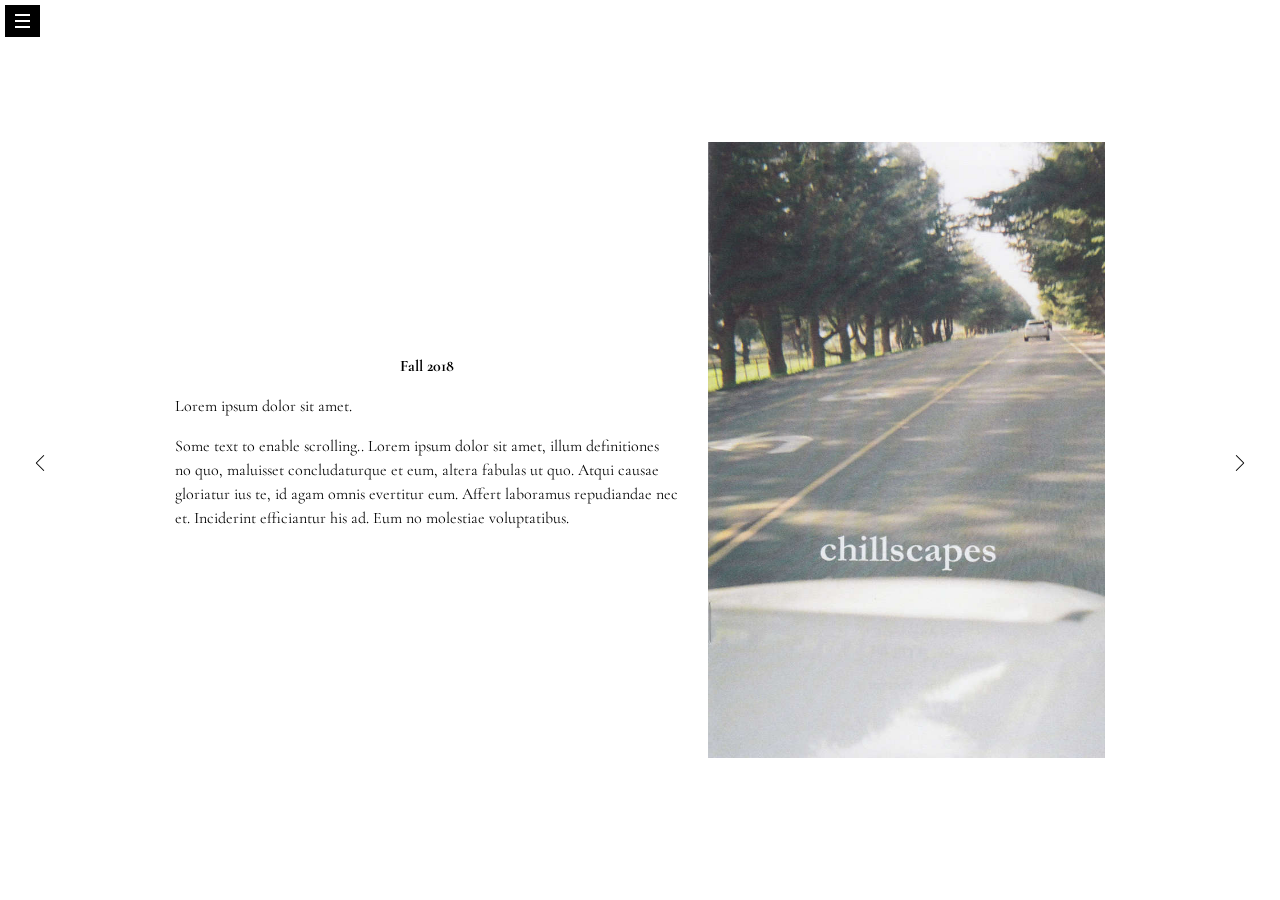
<file: chillscapes.html>
<!DOCTYPE html>
<html lang="en">

<head>
  <meta charset="UTF-8">
  <meta name="viewport" content="width=device-width, initial-scale=1.0">
  <meta http-equiv="X-UA-Compatible" content="ie=edge">
  <title>Chillscapes</title>
  <link href="https://fonts.googleapis.com/css?family=Cormorant+Garamond:400,700,800|Special+Elite" rel="stylesheet">
  <link href="https://maxcdn.bootstrapcdn.com/font-awesome/4.7.0/css/font-awesome.min.css" rel="stylesheet" integrity="sha384-wvfXpqpZZVQGK6TAh5PVlGOfQNHSoD2xbE+QkPxCAFlNEevoEH3Sl0sibVcOQVnN" crossorigin="anonymous">
  <!-- Latest compiled and minified CSS -->
  <link rel="stylesheet" href="https://maxcdn.bootstrapcdn.com/bootstrap/4.0.0/css/bootstrap.min.css" integrity="sha384-Gn5384xqQ1aoWXA+058RXPxPg6fy4IWvTNh0E263XmFcJlSAwiGgFAW/dAiS6JXm" crossorigin="anonymous">
  <link rel="stylesheet" type="text/css" href="css/jquery.fullPage.css" />
  <link rel="stylesheet" href="css/style.css">
</head>

<body>
  <div id="mySidenav" class="sidenav">
    <img src="img/logo.png" alt="" class="img-fluid mx-auto d-block">
    <br>
    <!--    <a href="#" id="closebtn">&times;</a>-->
    <a data-menuanchor="go-home" href="index.html#go-home">Home</a>
    <a data-menuanchor="go-about" href="index.html#go-about">About</a>
    <a data-menuanchor="zines" href="index.html#zines">Zines</a>
    <a data-menuanchor="shop" href="index.html#shop">Shop</a>
    <a data-menuanchor="go-contact" href="index.html#go-contact">Contact</a>
    <div class="social">
      <a href="mailto:example@example.com" target="_top" class="fb" title="Email">
        <i class="fa fa-envelope fa-2x"></i>
      </a>
      <a href="#" class="fb" title="Tumblr">
        <i class="fa fa-tumblr-square fa-2x"></i>
      </a>
      <a href="#" class="fb" title="Facebook">
        <i class="fa fa-facebook fa-2x"></i>
      </a>
      <a href="#" class="fb" title="Pinterest">
        <i class="fa fa-pinterest fa-2x"></i>
      </a>
      <a href="#" class="fb" title="Instagram">
        <i class="fa fa-instagram fa-2x"></i>
      </a>
    </div>
  </div>

  <!-- Use any element to open the sidenav -->
  <!-- <span id="openbtn">
      <i class="fa fa-bars"></i>
    </span> -->
  <div id="openbtn">
    <div class="bar1"></div>
    <div class="bar2"></div>
    <div class="bar3"></div>
  </div>

  <div id="fullpage">

    <!-- ************************************** 
            *************** chillscapes ***************
             ************************************** -->
    <div class="section" id="chillscapes-zine" data-anchor="chillscapes">
      <div class="slide" id="slide1">
        <div class="container-fluid">
          <div class="row justify-content-center align-items-center">
            <div class="col-md-5">
              <p class="text-center">
                <strong>Fall 2018</strong>
              </p>
              <p>Lorem ipsum dolor sit amet.</p>
              <p>Some text to enable scrolling.. Lorem ipsum dolor sit amet, illum definitiones no quo, maluisset concludaturque et eum, altera fabulas ut quo. Atqui causae gloriatur ius te, id agam omnis evertitur eum. Affert laboramus repudiandae nec et. Inciderint efficiantur his ad. Eum no molestiae voluptatibus.</p>
            </div>
            <div class="col-md-4 hide-mobile">
              <img src="./img/chillscapes/cover.jpeg" alt="" class="img-fluid mx-auto d-block">
            </div>
          </div>
        </div>
      </div>
      <div class="slide" id="slide2">
        <div class="container-fluid ">
          <div class="row justify-content-center align-items-center">
            <div class="col-md-5  ">
              <img src="./img/chillscapes/1.jpg" alt="" class="img-fluid mx-auto d-block margin-b">
            </div>
            <div class="col-md-5">
              <img src="./img/chillscapes/2.jpg" alt="" class="img-fluid mx-auto d-block">
            </div>
          </div>
        </div>
      </div>
      <div class="slide" id="slide3">
        <div class="container-fluid ">
          <div class="row justify-content-center align-items-center">
            <div class="col-md-5  ">
              <img src="./img/chillscapes/3.jpg" alt="" class="img-fluid mx-auto d-block margin-b">
            </div>
            <div class="col-md-5">
              <img src="./img/chillscapes/4.jpg" alt="" class="img-fluid mx-auto d-block">
            </div>
          </div>
        </div>
      </div>
      <div class="slide" id="slide4">
        <div class="container-fluid ">
          <div class="row justify-content-center align-items-center">
            <div class="col-md-5  ">
              <img src="./img/chillscapes/5.jpg" alt="" class="img-fluid mx-auto d-block margin-b">
            </div>
            <div class="col-md-5">
              <img src="./img/chillscapes/6.jpg" alt="" class="img-fluid mx-auto d-block">
            </div>
          </div>
        </div>
      </div>
      <div class="slide" id="slide5">
        <div class="container-fluid ">
          <div class="row justify-content-center align-items-center">
            <div class="col-md-5  ">
              <img src="./img/chillscapes/7.jpg" alt="" class="img-fluid mx-auto d-block margin-b">
            </div>
            <div class="col-md-5">
              <img src="./img/chillscapes/8.jpg" alt="" class="img-fluid mx-auto d-block">
            </div>
          </div>
        </div>
      </div>
      <div class="slide" id="slide6">
        <div class="container-fluid ">
          <div class="row justify-content-center align-items-center align-content-center">
            <div class="col-md-5  ">
              <img src="./img/chillscapes/9.jpg" alt="" class="img-fluid mx-auto d-block margin-b">
            </div>
            <div class="col-md-5">
              <img src="./img/chillscapes/10.jpg" alt="" class="img-fluid mx-auto d-block">
            </div>
          </div>
        </div>
      </div>
      <div class="slide" id="slide7">
        <div class="container-fluid ">
          <div class="row justify-content-center align-items-center">
            <div class="col-md-5  ">
              <img src="./img/chillscapes/11.jpg" alt="" class="img-fluid mx-auto d-block margin-b">
            </div>
            <div class="col-md-5">
              <img src="./img/chillscapes/12.jpg" alt="" class="img-fluid mx-auto d-block">
            </div>
          </div>
        </div>
      </div>
      <div class="slide" id="slide8">
        <div class="container-fluid ">
          <div class="row justify-content-center align-items-center">
            <div class="col-md-4 col-10">
              <img src="./img/chillscapes/back.jpeg" alt="" class="img-fluid mx-auto d-block">
            </div>
          </div>
        </div>
      </div>
      <div class="num"></div>
    </div>


  </div>

  <script src="https://cdnjs.cloudflare.com/ajax/libs/jquery/3.1.0/jquery.min.js"></script>
  <script type="text/javascript" src="js/jquery.fullPage.js"></script>
  <!-- Latest compiled JavaScript -->
  <script src="https://maxcdn.bootstrapcdn.com/bootstrap/3.3.7/js/bootstrap.min.js"></script>
  <script src="js/script.js"></script>
</body>

</html>
</file>
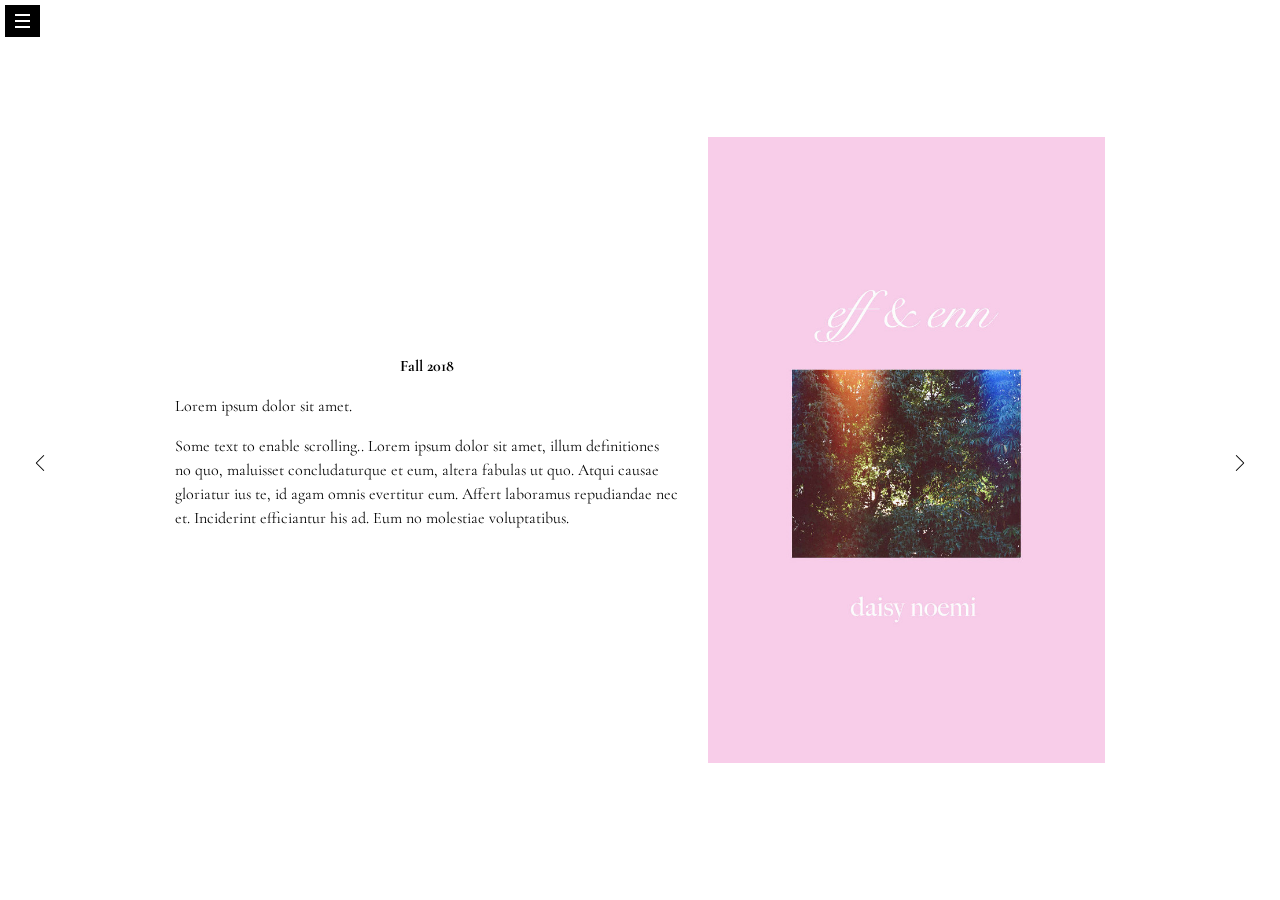
<file: eff-enn.html>
<!DOCTYPE html>
<html lang="en">

<head>
  <meta charset="UTF-8">
  <meta name="viewport" content="width=device-width, initial-scale=1.0">
  <meta http-equiv="X-UA-Compatible" content="ie=edge">
  <title>Eff &amp; Enn</title>
  <link href="https://fonts.googleapis.com/css?family=Cormorant+Garamond:400,700,800|Special+Elite" rel="stylesheet">
  <link href="https://maxcdn.bootstrapcdn.com/font-awesome/4.7.0/css/font-awesome.min.css" rel="stylesheet" integrity="sha384-wvfXpqpZZVQGK6TAh5PVlGOfQNHSoD2xbE+QkPxCAFlNEevoEH3Sl0sibVcOQVnN" crossorigin="anonymous">
  <!-- Latest compiled and minified CSS -->
  <link rel="stylesheet" href="https://maxcdn.bootstrapcdn.com/bootstrap/4.0.0/css/bootstrap.min.css" integrity="sha384-Gn5384xqQ1aoWXA+058RXPxPg6fy4IWvTNh0E263XmFcJlSAwiGgFAW/dAiS6JXm" crossorigin="anonymous">
  <link rel="stylesheet" type="text/css" href="css/jquery.fullPage.css" />
  <link rel="stylesheet" href="css/style.css">
</head>

<body>
  <div id="mySidenav" class="sidenav">
    <img src="img/logo.png" alt="" class="img-fluid mx-auto d-block">
    <br>
    <!--    <a href="#" id="closebtn">&times;</a>-->
    <a data-menuanchor="go-home" href="index.html#go-home">Home</a>
    <a data-menuanchor="go-about" href="index.html#go-about">About</a>
    <a data-menuanchor="zines" href="index.html#zines">Zines</a>
    <a data-menuanchor="shop" href="index.html#shop">Shop</a>
    <a data-menuanchor="go-contact" href="index.html#go-contact">Contact</a>
    <div class="social">
      <a href="mailto:example@example.com" target="_top" class="fb" title="Email">
        <i class="fa fa-envelope fa-2x"></i>
      </a>
      <a href="#" class="fb" title="Tumblr">
        <i class="fa fa-tumblr-square fa-2x"></i>
      </a>
      <a href="#" class="fb" title="Facebook">
        <i class="fa fa-facebook fa-2x"></i>
      </a>
      <a href="#" class="fb" title="Pinterest">
        <i class="fa fa-pinterest fa-2x"></i>
      </a>
      <a href="#" class="fb" title="Instagram">
        <i class="fa fa-instagram fa-2x"></i>
      </a>
    </div>
  </div>

  <!-- Use any element to open the sidenav -->
  <!-- <span id="openbtn">
      <i class="fa fa-bars"></i>
    </span> -->
  <div id="openbtn">
    <div class="bar1"></div>
    <div class="bar2"></div>
    <div class="bar3"></div>
  </div>

  <div id="fullpage">
    <!-- ************************************** 
        ***************** eff enn *****************
         ************************************** -->
    <div class="section" id="eff-enn-zine" data-anchor="eff-enn">
      <div class="slide" id="fn">
        <div class="container-fluid">
          <div class="row justify-content-center align-items-center">
            <div class="col-md-5">
              <p class="text-center">
                <strong>Fall 2018</strong>
              </p>
              <p>Lorem ipsum dolor sit amet.</p>
              <p>Some text to enable scrolling.. Lorem ipsum dolor sit amet, illum definitiones no quo, maluisset concludaturque et eum, altera fabulas ut quo. Atqui causae gloriatur ius te, id agam omnis evertitur eum. Affert laboramus repudiandae nec et. Inciderint efficiantur his ad. Eum no molestiae voluptatibus.</p>
            </div>
            <div class="col-md-4  hide-mobile">
              <img src="./img/eff-enn/cover.jpg" alt="" class="img-fluid mx-auto d-block">
            </div>
          </div>
        </div>
      </div>
      <div class="slide" id="fn1">
        <div class="container-fluid">
          <div class="row justify-content-center align-items-center">
            <div class="col-md-6 ">
              <img src="./img/eff-enn/1.jpg" alt="" class="img-fluid mx-auto d-block margin-b">
            </div>
            <div class="col-md-4">
              <img src="./img/eff-enn/2.jpg" alt="" class="img-fluid mx-auto d-block portrait">
            </div>
          </div>
        </div>
      </div>
      <div class="slide" id="fn2">
        <div class="container-fluid">
          <div class="row justify-content-center align-items-center">
            <div class="col-md-5 ">
              <img src="./img/eff-enn/3.jpg" alt="" class="img-fluid mx-auto d-block margin-b">
            </div>
            <div class="col-md-5">
              <img src="./img/eff-enn/4.jpg" alt="" class="img-fluid mx-auto d-block">
            </div>
          </div>
        </div>
      </div>
      <div class="slide" id="fn3">
        <div class="container-fluid">
          <div class="row justify-content-center align-items-center">
            <div class="col-md-4 ">
              <img src="./img/eff-enn/5.jpg" alt="" class="img-fluid mx-auto d-block margin-b portrait">
            </div>
            <div class="col-md-6 ">
              <img src="./img/eff-enn/6.jpg" alt="" class="img-fluid mx-auto d-block">
            </div>
          </div>
        </div>
      </div>
      <div class="slide" id="fn4">
        <div class="container-fluid">
          <div class="row justify-content-center align-items-center">
            <div class="col-md-5 ">
              <img src="./img/eff-enn/7.jpg" alt="" class="img-fluid mx-auto d-block margin-b">
            </div>
            <div class="col-md-5">
              <img src="./img/eff-enn/8.jpg" alt="" class="img-fluid mx-auto d-block">
            </div>
          </div>
        </div>
      </div>
      <div class="slide" id="fn5">
        <div class="container-fluid">
          <div class="row justify-content-center align-items-center">
            <div class="col-md-5 ">
              <img src="./img/eff-enn/9.jpg" alt="" class="img-fluid mx-auto d-block margin-b">
            </div>
            <div class="col-md-5">
              <img src="./img/eff-enn/10.jpg" alt="" class="img-fluid mx-auto d-block">
            </div>
          </div>
        </div>
      </div>
      <div class="slide" id="fn6">
        <div class="container-fluid">
          <div class="row justify-content-center align-items-center">
            <div class="col-md-5 ">
              <img src="./img/eff-enn/11.jpg" alt="" class="img-fluid mx-auto d-block margin-b">
            </div>
            <div class="col-md-5">
              <img src="./img/eff-enn/12.jpg" alt="" class="img-fluid mx-auto d-block">
            </div>
          </div>
        </div>
      </div>
      <div class="slide" id="fn7">
        <div class="container-fluid">
          <div class="row justify-content-center align-items-center">
            <div class="col-md-5 ">
              <img src="./img/eff-enn/13.jpg" alt="" class="img-fluid mx-auto d-block margin-b">
            </div>
            <div class="col-md-5">
              <img src="./img/eff-enn/14.jpg" alt="" class="img-fluid mx-auto d-block">
            </div>
          </div>
        </div>
      </div>
      <div class="slide" id="fn8">
        <div class="container-fluid">
          <div class="row justify-content-center align-items-center">
            <div class="col-md-5 ">
              <img src="./img/eff-enn/15.jpg" alt="" class="img-fluid mx-auto d-block margin-b">
            </div>
            <div class="col-md-5">
              <img src="./img/eff-enn/16.jpg" alt="" class="img-fluid mx-auto d-block">
            </div>
          </div>
        </div>
      </div>
      <div class="slide" id="fn9">
        <div class="container-fluid">
          <div class="row justify-content-center align-items-center">
            <div class="col-md-5 ">
              <img src="./img/eff-enn/17.jpg" alt="" class="img-fluid mx-auto d-block margin-b">
            </div>
            <div class="col-md-5">
              <img src="./img/eff-enn/18.jpg" alt="" class="img-fluid mx-auto d-block">
            </div>
          </div>
        </div>
      </div>
      <div class="slide" id="fn10">
        <div class="container-fluid">
          <div class="row justify-content-center align-items-center">
            <div class="col-md-5 ">
              <img src="./img/eff-enn/19.jpg" alt="" class="img-fluid mx-auto d-block margin-b">
            </div>
            <div class="col-md-5">
              <img src="./img/eff-enn/20.jpg" alt="" class="img-fluid mx-auto d-block">
            </div>
          </div>
        </div>
      </div>
      <div class="slide" id="fn11">
        <div class="container-fluid">
          <div class="row justify-content-center align-items-center">
            <div class="col-md-5 ">
              <img src="./img/eff-enn/21.jpg" alt="" class="img-fluid mx-auto d-block margin-b">
            </div>
            <div class="col-md-5">
              <img src="./img/eff-enn/22.jpg" alt="" class="img-fluid mx-auto d-block">
            </div>
          </div>
        </div>
      </div>
      <div class="slide" id="fn12">
        <div class="container-fluid">
          <div class="row justify-content-center align-items-center">
            <div class="col-md-4 ">
              <img src="./img/eff-enn/23.jpg" alt="" class="img-fluid mx-auto d-block margin-b portrait">
            </div>
            <div class="col-md-6">
              <img src="./img/eff-enn/24.jpg" alt="" class="img-fluid mx-auto d-block">
            </div>
          </div>
        </div>
      </div>
      <div class="slide" id="fn13">
        <div class="container-fluid">
          <div class="row justify-content-center align-items-center">
            <div class="col-md-6 ">
              <img src="./img/eff-enn/25.jpg" alt="" class="img-fluid mx-auto d-block margin-b">
            </div>
            <div class="col-md-4">
              <img src="./img/eff-enn/26.jpg" alt="" class="img-fluid mx-auto d-block portrait">
            </div>
          </div>
        </div>
      </div>
      <div class="slide" id="fn14">
        <div class="container-fluid">
          <div class="row justify-content-center align-items-center">
            <div class="col-md-5 ">
              <img src="./img/eff-enn/28.jpg" alt="" class="img-fluid mx-auto d-block margin-b">
            </div>
            <div class="col-md-5">
              <img src="./img/eff-enn/29.jpg" alt="" class="img-fluid mx-auto d-block">
            </div>
          </div>
        </div>
      </div>
      <div class="slide" id="fn15">
        <div class="container-fluid">
          <div class="row justify-content-center align-items-center">
            <div class="col-md-5 ">
              <img src="./img/eff-enn/30.jpg" alt="" class="img-fluid mx-auto d-block margin-b">
            </div>
            <div class="col-md-5">
              <img src="./img/eff-enn/31.jpg" alt="" class="img-fluid mx-auto d-block">
            </div>
          </div>
        </div>
      </div>
      <div class="num"></div>
    </div>
  </div>

  <script src="https://cdnjs.cloudflare.com/ajax/libs/jquery/3.1.0/jquery.min.js"></script>
  <script type="text/javascript" src="js/jquery.fullPage.js"></script>
  <!-- Latest compiled JavaScript -->
  <script src="https://maxcdn.bootstrapcdn.com/bootstrap/3.3.7/js/bootstrap.min.js"></script>
  <script src="js/script.js"></script>
</body>

</html>
</file>
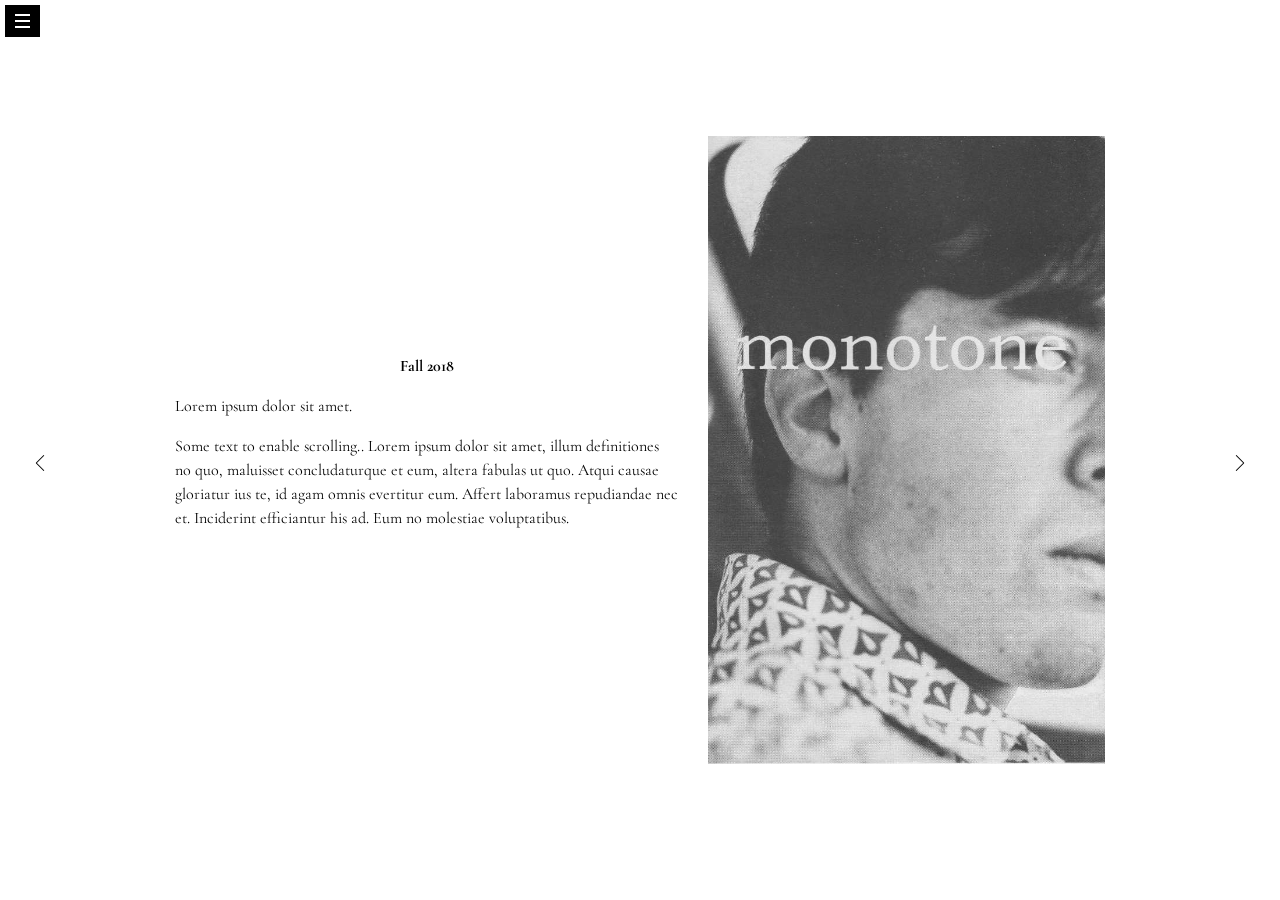
<file: monotone.html>
<!DOCTYPE html>
<html lang="en">

<head>
  <meta charset="UTF-8">
  <meta name="viewport" content="width=device-width, initial-scale=1.0">
  <meta http-equiv="X-UA-Compatible" content="ie=edge">
  <title>Monotone</title>
  <link href="https://fonts.googleapis.com/css?family=Cormorant+Garamond:400,700,800|Special+Elite" rel="stylesheet">
  <link href="https://maxcdn.bootstrapcdn.com/font-awesome/4.7.0/css/font-awesome.min.css" rel="stylesheet" integrity="sha384-wvfXpqpZZVQGK6TAh5PVlGOfQNHSoD2xbE+QkPxCAFlNEevoEH3Sl0sibVcOQVnN" crossorigin="anonymous">
  <!-- Latest compiled and minified CSS -->
  <link rel="stylesheet" href="https://maxcdn.bootstrapcdn.com/bootstrap/4.0.0/css/bootstrap.min.css" integrity="sha384-Gn5384xqQ1aoWXA+058RXPxPg6fy4IWvTNh0E263XmFcJlSAwiGgFAW/dAiS6JXm" crossorigin="anonymous">
  <link rel="stylesheet" type="text/css" href="css/jquery.fullPage.css" />
  <link rel="stylesheet" href="css/style.css">
</head>

<body>
  <div id="mySidenav" class="sidenav">
    <img src="img/logo.png" alt="" class="img-fluid mx-auto d-block">
    <br>
    <!--    <a href="#" id="closebtn">&times;</a>-->
    <a data-menuanchor="go-home" href="index.html#go-home">Home</a>
    <a data-menuanchor="go-about" href="index.html#go-about">About</a>
    <a data-menuanchor="zines" href="index.html#zines">Zines</a>
    <a data-menuanchor="shop" href="index.html#shop">Shop</a>
    <a data-menuanchor="go-contact" href="index.html#go-contact">Contact</a>
    <div class="social">
      <a href="mailto:example@example.com" target="_top" class="fb" title="Email">
        <i class="fa fa-envelope fa-2x"></i>
      </a>
      <a href="#" class="fb" title="Tumblr">
        <i class="fa fa-tumblr-square fa-2x"></i>
      </a>
      <a href="#" class="fb" title="Facebook">
        <i class="fa fa-facebook fa-2x"></i>
      </a>
      <a href="#" class="fb" title="Pinterest">
        <i class="fa fa-pinterest fa-2x"></i>
      </a>
      <a href="#" class="fb" title="Instagram">
        <i class="fa fa-instagram fa-2x"></i>
      </a>
    </div>
  </div>

  <!-- Use any element to open the sidenav -->
  <!-- <span id="openbtn">
      <i class="fa fa-bars"></i>
    </span> -->
  <div id="openbtn">
    <div class="bar1"></div>
    <div class="bar2"></div>
    <div class="bar3"></div>
  </div>

  <div id="fullpage">

    <!-- ************************************** 
        **************** monotone *****************
         ************************************** -->
    <div class="section" id="monotone-zine" data-anchor="monotone">
      <div class="slide" id="zine">
        <div class="container-fluid">
          <div class="row justify-content-center align-items-center">
            <div class="col-md-5   ">
              <p class="text-center">
                <strong>Fall 2018</strong>
              </p>
              <p>Lorem ipsum dolor sit amet.</p>
              <p>Some text to enable scrolling.. Lorem ipsum dolor sit amet, illum definitiones no quo, maluisset concludaturque et eum, altera fabulas ut quo. Atqui causae gloriatur ius te, id agam omnis evertitur eum. Affert laboramus repudiandae nec et. Inciderint efficiantur his ad. Eum no molestiae voluptatibus.</p>
            </div>
            <div class="col-md-4 hide-mobile">
              <img src="./img/monotone/cover.jpeg" alt="" class="img-fluid mx-auto d-block">
            </div>
          </div>
        </div>
      </div>
      <div class="slide" id="zine1">
        <div class="container-fluid">
          <div class="row justify-content-center align-items-center">
            <div class="col-md-8 col-lg-5">
              <img src="./img/monotone/1.jpg" alt="" class="img-fluid mx-auto d-block margin-b">
            </div>
            <div class="col-md-8 col-lg-5">
              <img src="./img/monotone/2.jpg" alt="" class="img-fluid mx-auto d-block">
            </div>
          </div>
        </div>
      </div>
      <div class="slide" id="zine2">
        <div class="container-fluid">
          <div class="row justify-content-center align-items-center">
            <div class="col-lg-4 col-md-6">
              <img src="./img/monotone/3.jpg" alt="" class="img-fluid mx-auto d-block margin-b portrait">
            </div>
            <div class="col-lg-4 col-md-6">
              <img src="./img/monotone/4.jpg" alt="" class="img-fluid mx-auto d-block portrait">
            </div>
          </div>
        </div>
      </div>
      <div class="slide" id="zine3">
        <div class="container-fluid">
          <div class="row justify-content-center align-items-center">
            <div class="col-md-8 col-lg-5   ">
              <img src="./img/monotone/5.jpg" alt="" class="img-fluid mx-auto d-block margin-b">
            </div>
            <div class="col-md-8 col-lg-5">
              <img src="./img/monotone/6.jpg" alt="" class="img-fluid mx-auto d-block">
            </div>
          </div>
        </div>
      </div>
      <div class="slide" id="zine4">
        <div class="container-fluid">
          <div class="row justify-content-center align-items-center">
            <div class="col-md-8 col-lg-5">
              <img src="./img/monotone/7.jpg" alt="" class="img-fluid mx-auto d-block margin-b">
            </div>
            <div class="col-md-8 col-lg-5">
              <img src="./img/monotone/8.jpg" alt="" class="img-fluid mx-auto d-block">
            </div>
          </div>
        </div>
      </div>
      <div class="slide" id="zine5">
        <div class="container-fluid">
          <div class="row justify-content-center align-items-center">
            <div class="col-md-8 col-lg-5">
              <img src="./img/monotone/9.jpg" alt="" class="img-fluid mx-auto d-block margin-b">
            </div>
            <div class="col-md-8 col-lg-5">
              <img src="./img/monotone/10.jpg" alt="" class="img-fluid mx-auto d-block">
            </div>
          </div>
        </div>
      </div>
      <div class="slide" id="zine6">
        <div class="container-fluid">
          <div class="row justify-content-center align-items-center">
            <div class="col-md-8 col-lg-5">
              <img src="./img/monotone/11.jpg" alt="" class="img-fluid mx-auto d-block margin-b">
            </div>
            <div class="col-md-8 col-lg-5">
              <img src="./img/monotone/12.jpg" alt="" class="img-fluid mx-auto d-block">
            </div>
          </div>
        </div>
      </div>
      <div class="slide" id="zine7">
        <div class="container-fluid">
          <div class="row justify-content-center align-items-center">
            <div class="col-md-8 col-lg-5">
              <img src="./img/monotone/13.jpg" alt="" class="img-fluid mx-auto d-block margin-b">
            </div>
            <div class="col-md-8 col-lg-5">
              <img src="./img/monotone/14.jpg" alt="" class="img-fluid mx-auto d-block">
            </div>
          </div>
        </div>
      </div>
      <div class="slide" id="zine8">
        <div class="container-fluid">
          <div class="row justify-content-center align-items-center">
            <div class="col-lg-4 col-md-6">
              <img src="./img/monotone/15.jpg" alt="" class="img-fluid mx-auto d-block margin-b portrait">
            </div>
            <div class="col-lg-4 col-md-6">
              <img src="./img/monotone/16.jpg" alt="" class="img-fluid mx-auto d-block portrait">
            </div>
          </div>
        </div>
      </div>
      <div class="slide" id="zine9">
        <div class="container-fluid">
          <div class="row justify-content-center align-items-center">
            <div class="col-md-8 col-lg-5">
              <img src="./img/monotone/17.jpg" alt="" class="img-fluid mx-auto d-block margin-b">
            </div>
            <div class="col-md-8 col-lg-5">
              <img src="./img/monotone/18.jpg" alt="" class="img-fluid mx-auto d-block">
            </div>
          </div>
        </div>
      </div>
      <div class="slide" id="zine10">
        <div class="container-fluid">
          <div class="row justify-content-center align-items-center">
            <div class="col-md-6   ">
              <img src="./img/monotone/19.jpg" alt="" class="img-fluid mx-auto d-block margin-b">
            </div>
            <div class="col-md-4">
              <img src="./img/monotone/20.jpg" alt="" class="img-fluid mx-auto d-block portrait">
            </div>
          </div>
        </div>
      </div>
      <div class="slide" id="zine11">
        <div class="container-fluid">
          <div class="row justify-content-center align-items-center">
            <div class="col-md-8 col-lg-5">
              <img src="./img/monotone/21.jpg" alt="" class="img-fluid mx-auto d-block margin-b">
            </div>
            <div class="col-md-8 col-lg-5">
              <img src="./img/monotone/22.jpg" alt="" class="img-fluid mx-auto d-block">
            </div>
          </div>
        </div>
      </div>
      <div class="slide" id="zine12">
        <div class="container-fluid">
          <div class="row justify-content-center align-items-center">
            <div class="col-md-8 col-lg-5">
              <img src="./img/monotone/23.jpg" alt="" class="img-fluid mx-auto d-block margin-b">
            </div>
            <div class="col-md-8 col-lg-5">
              <img src="./img/monotone/24.jpg" alt="" class="img-fluid mx-auto d-block">
            </div>
          </div>
        </div>
      </div>
      <div class="slide" id="zine13">
        <div class="container-fluid">
          <div class="row justify-content-center align-items-center">
            <div class="col-md-8 col-lg-5">
              <img src="./img/monotone/25.jpg" alt="" class="img-fluid mx-auto d-block margin-b">
            </div>
            <div class="col-md-8 col-lg-5">
              <img src="./img/monotone/26.jpg" alt="" class="img-fluid mx-auto d-block">
            </div>
          </div>
        </div>
      </div>
      <div class="slide" id="zine14">
        <div class="container-fluid">
          <div class="row justify-content-center align-items-center">
            <div class="col-md-8 col-lg-5">
              <img src="./img/monotone/27.jpg" alt="" class="img-fluid mx-auto d-block margin-b">
            </div>
            <div class="col-md-8 col-lg-5">
              <img src="./img/monotone/28.jpg" alt="" class="img-fluid mx-auto d-block">
            </div>
          </div>
        </div>
      </div>
      <div class="slide" id="zine15">
        <div class="container-fluid">
          <div class="row justify-content-center align-items-center">
            <div class="col-md-8 col-lg-5">
              <img src="./img/monotone/29.jpg" alt="" class="img-fluid mx-auto d-block margin-b">
            </div>
            <div class="col-md-8 col-lg-5">
              <img src="./img/monotone/30.jpg" alt="" class="img-fluid mx-auto d-block">
            </div>
          </div>
        </div>
      </div>
      <div class="slide" id="zine16">
        <div class="container-fluid ">
          <div class="row justify-content-center align-items-center">
            <div class="col-md-8 col-lg-5">
              <img src="./img/monotone/31.jpg" alt="" class="img-fluid mx-auto d-block">
            </div>
          </div>
        </div>
      </div>
      <div class="num"></div>
    </div>


  </div>

  <script src="https://cdnjs.cloudflare.com/ajax/libs/jquery/3.1.0/jquery.min.js"></script>
  <script type="text/javascript" src="js/jquery.fullPage.js"></script>
  <!-- Latest compiled JavaScript -->
  <script src="https://maxcdn.bootstrapcdn.com/bootstrap/3.3.7/js/bootstrap.min.js"></script>
  <script src="js/script.js"></script>
</body>

</html>
</file>
<file: css/style.css>
body {
  color: rgb(0, 0, 0);
  font-family: 'Cormorant Garamond', serif;
}

.row {
  min-height: 100vh;
}

.flex-container {
  display: -webkit-box;
  display: -ms-flexbox;
  display: flex;
  height: 100vh;
  -webkit-box-pack: center;
  -ms-flex-pack: center;
  justify-content: center;
  -webkit-box-align: center;
  -ms-flex-align: center;
  align-items: center;
}

/* ************
 navbar 
************ */

/* The side navigation menu */

.sidenav {
  height: 100%;
  /* 100% Full-height */
  width: 0;
  /* width: 300px; */
  /* 0 width - change this with JavaScript */
  position: fixed;
  /* Stay in place */
  z-index: 2;
  /* Stay on top */
  top: 0;
  /* Stay at the top */
  left: 0;
  /* background-color: #fff; */
  background-color: rgb(0, 0, 0);
  /* Black*/
  overflow-x: hidden;
  /* Disable horizontal scroll */
  padding-top: 60px;
  /* Place content 60px from the top */
  -webkit-transition: 0.1s;
  transition: 0.1s;
  /* 0.5 second transition effect to slide in the sidenav */
  /* visibility: hidden;
  opacity: 0;
  transition: visibility 0s, opacity 0.5s linear; */
}

#mySidenav.show {
  width: 300px;
  /* visibility: visible;
  opacity: 1; */
}

/* The navigation menu links */

.sidenav a {
  padding: 8px;
  text-decoration: none;
  font-size: 25px;
  /* color: #818181; */
  color: #ddd;
  display: block;
  -webkit-transition: 0.1s;
  transition: 0.1s;
  text-align: center;
}

/* When you mouse over the navigation links, change their color */

.sidenav a:hover {
  color: #818181;
}

/* Position and style the close button (top right corner) */

.sidenav #closebtn {
  position: absolute;
  top: 5px;
  right: 0;
  font-size: 36px;
  margin-left: 50px;
}

.sidenav img {
  border: 2px solid black;
  max-width: 250px;
}

#openbtn {
  position: fixed;
  top: 5px;
  left: 5px;
  cursor: pointer;
  z-index: 5;
  background-color: rgb(0, 0, 0);
  padding: 5px 10px;
  color: #fff;
}

.bar1,
.bar2,
.bar3 {
  width: 15px;
  height: 2px;
  background-color: #fff;
  margin: 4px 0;
  -webkit-transition: 0.4s;
  transition: 0.4s;
}

.change .bar1 {
  -webkit-transform: rotate(-45deg) translate(-4px, 4px);
  transform: rotate(-45deg) translate(-4px, 4px);
}

.change .bar2 {
  opacity: 0;
}

.change .bar3 {
  -webkit-transform: rotate(45deg) translate(-4px, -4px);
  transform: rotate(45deg) translate(-4px, -4px);
}

/* .fa-bars {
  color: #fff;
} */

.num {
  position: absolute;
  bottom: 35px;
  right: 45px;
  text-align: left;
  z-index: 100;
  font-weight: 900;
}

/* On smaller screens, where height is less than 450px, change the style of the sidenav (less padding and a smaller font size) */

/* @media screen and (max-height: 450px) { */

@media screen and (max-height: 600px) {
  .sidenav {
    /* padding-top: 15px; */
    padding-top: 30px;
  }
  .sidenav a {
    font-size: 18px;
  }
}

/* .container > h3,
.container-fluid h3 {
  font-size: 35px;
  text-transform: capitalize;
  font-weight: 800;
  letter-spacing: 3px;
} */

/* .container p,
.container-fluid p {
  padding: 5px 15px;
  line-height: 2;
} */

#fp-nav {
  top: 10%;
}

/* change arrow icons */

.fp-controlArrow.fp-prev {
  border: none;
  width: 50px;
  height: 101px;
  background: url(../img/left.png) no-repeat center;
  cursor: pointer;
}

.fp-controlArrow.fp-next {
  border: none;
  width: 50px;
  height: 101px;
  background: url(../img/right.png) no-repeat center;
  cursor: pointer;
}

/* vertical navbar */

/*  *******************

 home 

******************* */

#home {
  background: -webkit-gradient(linear, left top, right bottom, from(rgba(0, 0, 0, 0.6)), to(rgba(0, 0, 0, 0.3))), url(../img/bg2.jpg) no-repeat center center fixed;
  background: linear-gradient(to bottom right, rgba(0, 0, 0, 0.6), rgba(0, 0, 0, 0.3)), url(../img/bg2.jpg) no-repeat center center fixed;
  background-size: cover;
  color: #fff;
}

/* #home h3 {
  text-shadow: 2px 2px 8px rgba(51, 51, 51, .9);
  font-size: 80px;
} */

.bottom-home {
  text-align: center;
  position: absolute;
  bottom: 10px;
  left: 50%;
  -webkit-transform: translateX(-50%);
  transform: translateX(-50%);
  width: 100%;
}

.bottom-home p {
  font-size: 90%;
  font-weight: bold;
}

.bottom-home a {
  color: #fff;
}

.bottom-home a:hover {
  color: rgb(0, 0, 0);
}

/*  *******************

 about 

******************* */

.divider {
  width: 60px;
  height: 4px;
  margin-left: 0;
  margin-bottom: 10px;
  background-color: black;
  display: inline-block;
}

@media only screen and (max-width: 768px) {
  #about .flex-container {
    -webkit-box-orient: vertical;
    -webkit-box-direction: normal;
    -ms-flex-direction: column;
    flex-direction: column;
  }

  .bio {
    margin-top: 15px;
  }
}

/*  *******************

 contact 

******************* */

#contact {
  background: -webkit-gradient(linear, left top, right bottom, from(rgba(255, 255, 255, 0.6)), to(rgba(255, 255, 255, 0.3))), url(../img/bg.jpg) no-repeat center;
  background: linear-gradient(to bottom right, rgba(255, 255, 255, 0.6), rgba(255, 255, 255, 0.3)), url(../img/bg.jpg) no-repeat center;
  background-size: cover;
}

#footer {
  background-color: rgb(0, 0, 0);
}

#contact a {
  color: rgb(0, 0, 0);
  text-decoration: none;
}

#contact a:hover {
  color: rgb(0, 0, 0);
}

#contact li {
  display: inline-block;
  padding: 15px;
  font-weight: bold;
}

li.first-link {
  padding-left: 0;
}

li.last-link {
  padding-right: 0;
}

#contact .links {
  padding-left: 0;
}

.contact a {
  margin: 10px;
  display: inline-block;
}

.social {
  position: absolute;
  bottom: 10px;
  width: 95%;
  left: 50%;
  -webkit-transform: translateX(-50%);
  transform: translateX(-50%);
}

.social a {
  margin: 10px;
  display: inline-block;
  font-size: 10px;
}

.social a:hover .fa-twitter {
  color: #00abf0;
}

.social a:hover .fa-facebook {
  color: #39579a;
}

.social a:hover .fa-instagram {
  color: #dd2a7b;
}

.social a:hover .fa-envelope {
  color: #feda77;
}

.social a:hover .fa-linkedin-square {
  color: #0077b5;
}

.social a:hover .fa-vimeo {
  color: #1ab7ea;
}

.social a:hover .fa-tumblr-square {
  color: #35465c;
}

.social a:hover .fa-pinterest {
  color: #bd081c;
}

.social a:hover .fa-youtube-play {
  color: #ff0000;
}

/* *********************
monotone
********************* */

#zine .zine-cover {
  min-height: 100vh;
  background: url(../img/monotone/cover.jpeg) no-repeat center center;
  background-size: cover;
}

/* *********************
chillscapes
********************* */

#chillscapes-zine .zine-cover {
  min-height: 100vh;
  background: url(../img/chillscapes/cover.jpeg) no-repeat center center;
  background-size: cover;
}

/* *********************
eff & enn
********************* */

#fn .zine-cover {
  min-height: 100vh;
  background: url(../img/eff-enn/cover.jpg) no-repeat center center;
  background-size: cover;
}

.col-text {
  padding: 25px 10px;
}

.hide-mobile {
  display: none;
}

#shop-zine {
  background: -webkit-gradient(linear, left top, left bottom, from(rgba(255, 255, 255, 0.8)), to(rgba(255, 255, 255, 0.6))), url(../img/bg4.jpg) no-repeat center center;
  background: linear-gradient(rgba(255, 255, 255, 0.8), rgba(255, 255, 255, 0.6)), url(../img/bg4.jpg) no-repeat center center;
  background-size: cover;
}

@media screen and (min-width: 992px) {
  .display-mobile {
    display: none;
  }
  .hide-mobile {
    display: block;
  }
  .zine-title {
    margin-top: 65px;
  }
}

@media screen and (max-width: 991px) {
  body {
    font-size: 70%;
  }
  /* .container > h3,
  .container-fluid h3,
  #home h3 {
    font-size: 30px;
  } */
  .col-md-4 {
    padding-left: 0;
    padding-right: 0;
  }
  #openbtn {
    top: 0;
    left: 0;
  }
  #zine {
    background: -webkit-gradient(linear, left top, left bottom, from(rgba(255, 255, 255, 0.6)), to(rgba(255, 255, 255, 0.2))), url(../img/monotone/cover.jpeg) no-repeat center center;
    background: linear-gradient(rgba(255, 255, 255, 0.6), rgba(255, 255, 255, 0.2)), url(../img/monotone/cover.jpeg) no-repeat center center;
    background-size: cover;
  }
  #slide1 {
    background: -webkit-gradient(linear, left top, left bottom, from(rgba(255, 255, 255, 0.6)), to(rgba(255, 255, 255, 0.2))), url(../img/chillscapes/cover.jpeg) no-repeat center center;
    background: linear-gradient(rgba(255, 255, 255, 0.6), rgba(255, 255, 255, 0.2)), url(../img/chillscapes/cover.jpeg) no-repeat center center;
    background-size: cover;
  }
  #fn {
    background: -webkit-gradient(linear, left top, left bottom, from(rgba(255, 255, 255, 0.6)), to(rgba(255, 255, 255, 0.2))), url(../img/eff-enn/cover.jpg) no-repeat center center;
    background: linear-gradient(rgba(255, 255, 255, 0.6), rgba(255, 255, 255, 0.2)), url(../img/eff-enn/cover.jpg) no-repeat center center;
    background-size: cover;
  }
  .fp-slidesNav {
    display: none;
  }
  .num {
    bottom: 15px;
    right: 15px;
  }
  .social {
    bottom: 0;
  }

}

@media screen and (max-width: 768px) {
  img.portrait {
    max-height: 40vh;
  }
}
</file>
